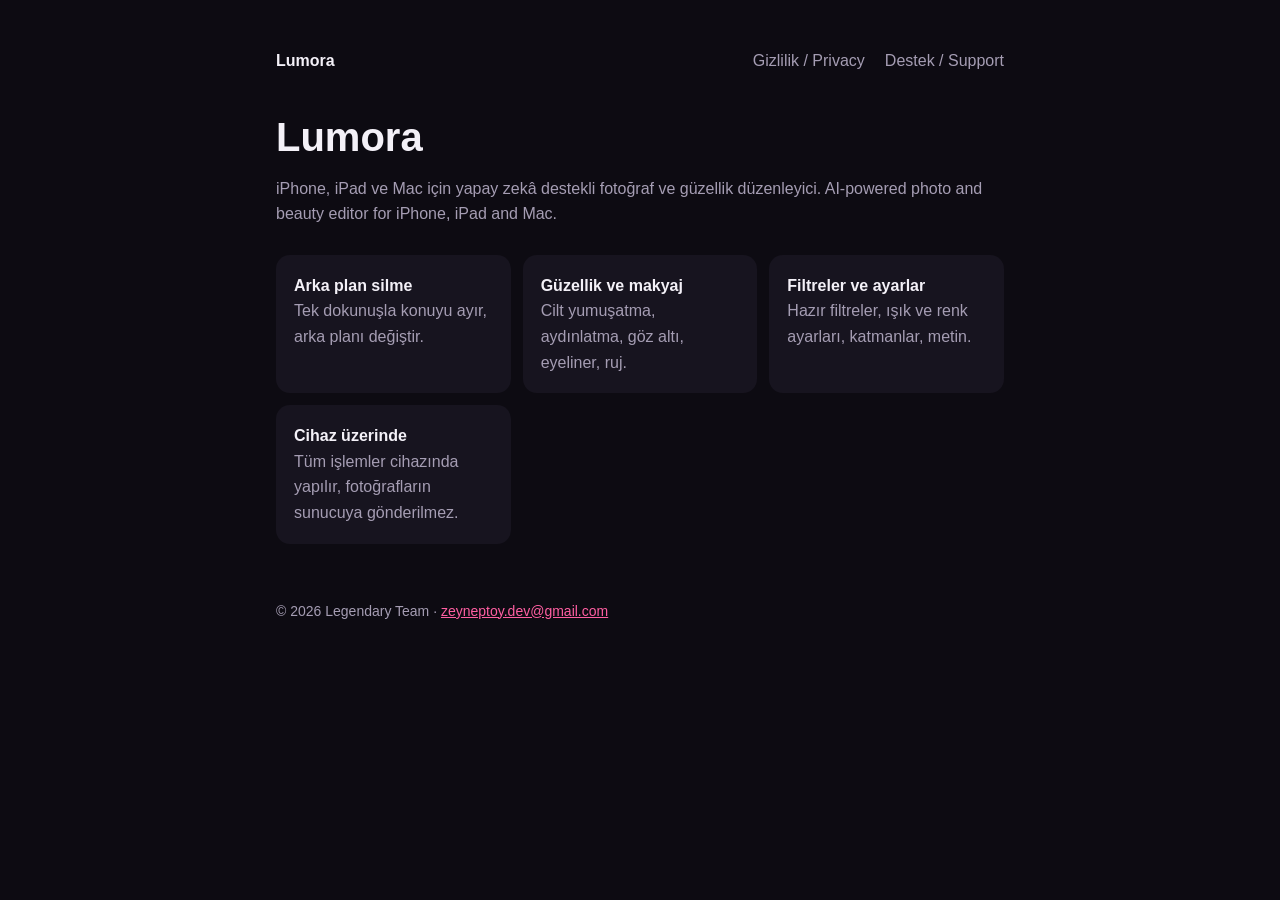
<file: index.html>
<!doctype html><html lang="tr"><head><meta charset="utf-8"><meta name="viewport" content="width=device-width,initial-scale=1"><title>Lumora: Fotoğraf ve Güzellik Düzenleyici</title><link rel="stylesheet" href="/style.css"></head><body><main><nav><a href="/">Lumora</a><a href="/privacy.html">Gizlilik / Privacy</a><a href="/support.html">Destek / Support</a></nav>
<h1>Lumora</h1>
<p class="muted">iPhone, iPad ve Mac için yapay zekâ destekli fotoğraf ve güzellik düzenleyici. AI-powered photo and beauty editor for iPhone, iPad and Mac.</p>
<div class="grid">
<div class="card"><b>Arka plan silme</b><br><span class="muted">Tek dokunuşla konuyu ayır, arka planı değiştir.</span></div>
<div class="card"><b>Güzellik ve makyaj</b><br><span class="muted">Cilt yumuşatma, aydınlatma, göz altı, eyeliner, ruj.</span></div>
<div class="card"><b>Filtreler ve ayarlar</b><br><span class="muted">Hazır filtreler, ışık ve renk ayarları, katmanlar, metin.</span></div>
<div class="card"><b>Cihaz üzerinde</b><br><span class="muted">Tüm işlemler cihazında yapılır, fotoğrafların sunucuya gönderilmez.</span></div>
</div>
<footer>© 2026 Legendary Team · <a href="mailto:zeyneptoy.dev@gmail.com">zeyneptoy.dev@gmail.com</a></footer></main></body></html>
</file>
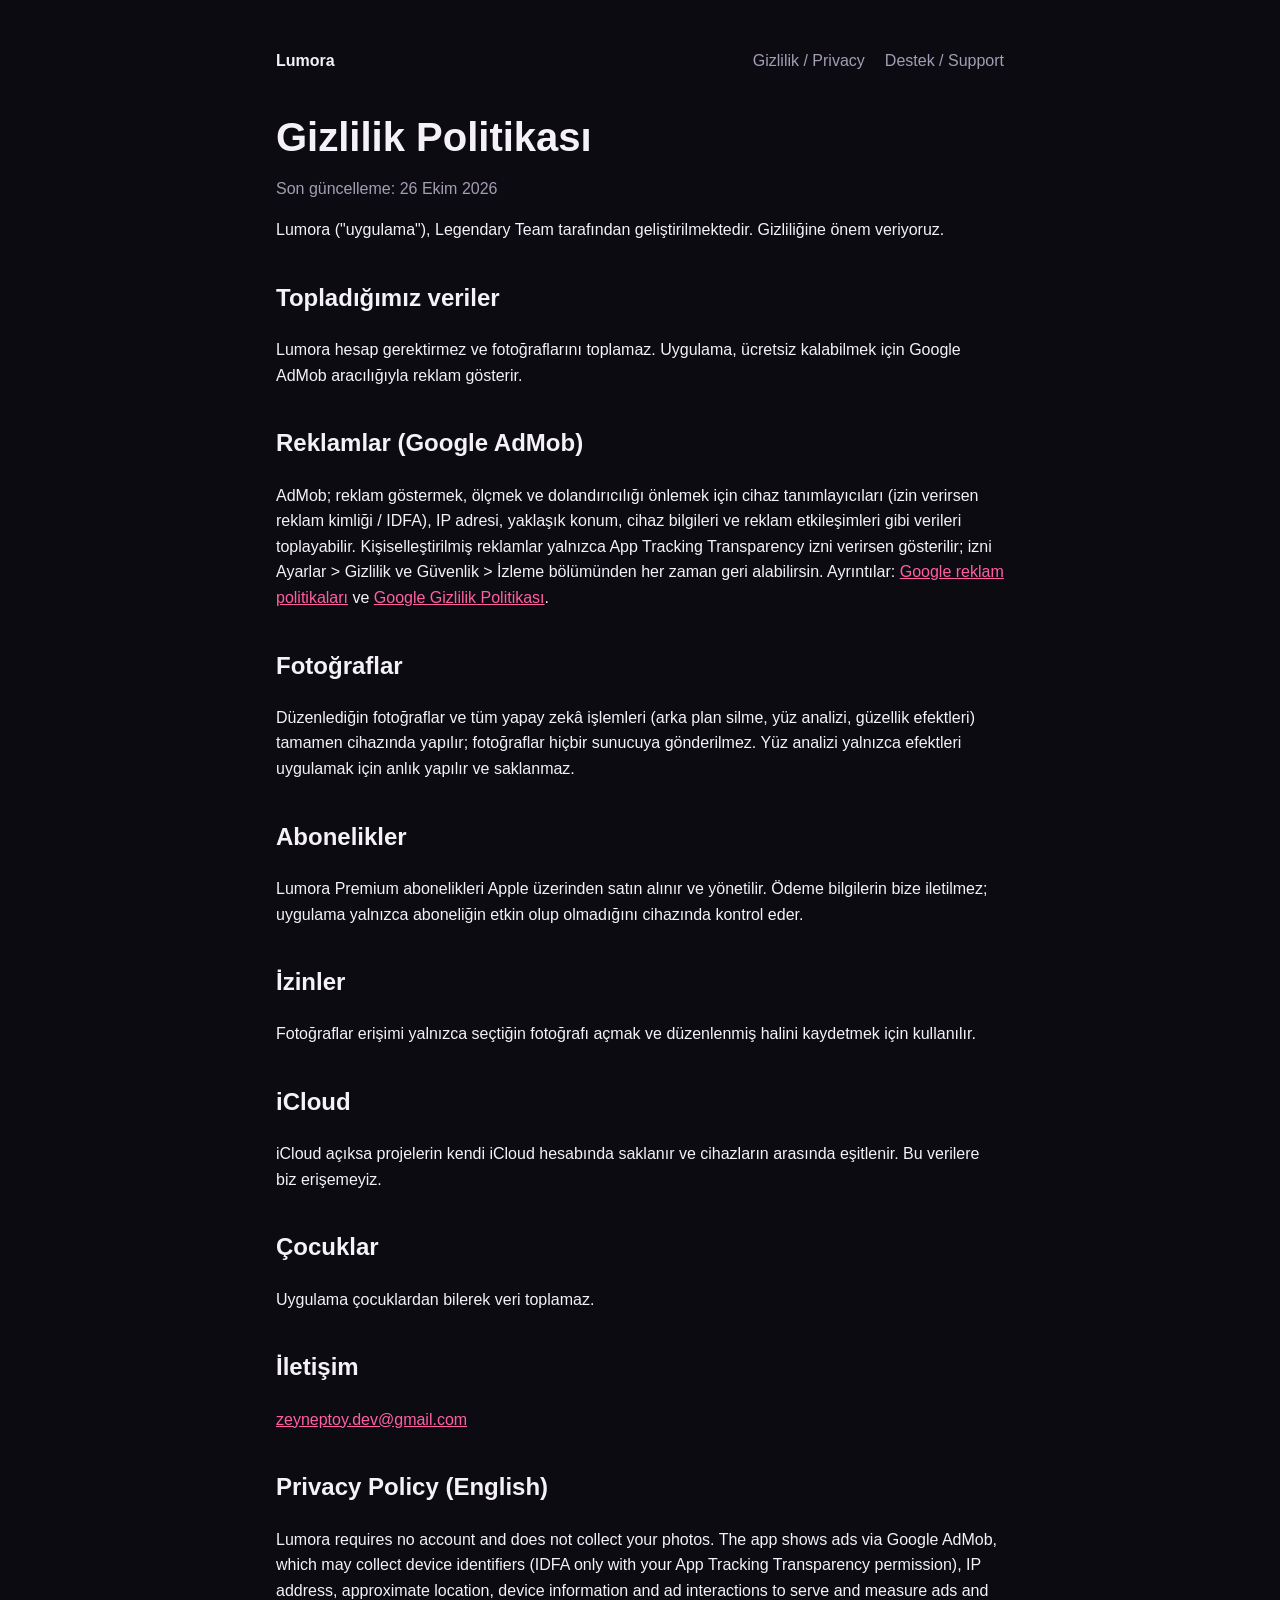
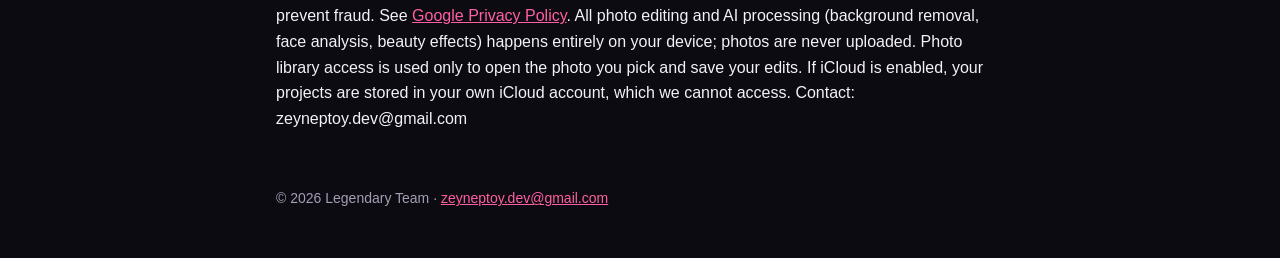
<file: privacy.html>
<!doctype html><html lang="tr"><head><meta charset="utf-8"><meta name="viewport" content="width=device-width,initial-scale=1"><title>Lumora Gizlilik Politikası</title><link rel="stylesheet" href="/style.css"></head><body><main><nav><a href="/">Lumora</a><a href="/privacy.html">Gizlilik / Privacy</a><a href="/support.html">Destek / Support</a></nav>
<h1>Gizlilik Politikası</h1><p class="muted">Son güncelleme: 26 Ekim 2026</p>
<p>Lumora ("uygulama"), Legendary Team tarafından geliştirilmektedir. Gizliliğine önem veriyoruz.</p>
<h2>Topladığımız veriler</h2><p>Lumora hesap gerektirmez ve fotoğraflarını toplamaz. Uygulama, ücretsiz kalabilmek için Google AdMob aracılığıyla reklam gösterir.</p>
<h2>Reklamlar (Google AdMob)</h2><p>AdMob; reklam göstermek, ölçmek ve dolandırıcılığı önlemek için cihaz tanımlayıcıları (izin verirsen reklam kimliği / IDFA), IP adresi, yaklaşık konum, cihaz bilgileri ve reklam etkileşimleri gibi verileri toplayabilir. Kişiselleştirilmiş reklamlar yalnızca App Tracking Transparency izni verirsen gösterilir; izni Ayarlar &gt; Gizlilik ve Güvenlik &gt; İzleme bölümünden her zaman geri alabilirsin. Ayrıntılar: <a href="https://policies.google.com/technologies/ads">Google reklam politikaları</a> ve <a href="https://policies.google.com/privacy">Google Gizlilik Politikası</a>.</p>
<h2>Fotoğraflar</h2><p>Düzenlediğin fotoğraflar ve tüm yapay zekâ işlemleri (arka plan silme, yüz analizi, güzellik efektleri) tamamen cihazında yapılır; fotoğraflar hiçbir sunucuya gönderilmez. Yüz analizi yalnızca efektleri uygulamak için anlık yapılır ve saklanmaz.</p>
<h2>Abonelikler</h2><p>Lumora Premium abonelikleri Apple üzerinden satın alınır ve yönetilir. Ödeme bilgilerin bize iletilmez; uygulama yalnızca aboneliğin etkin olup olmadığını cihazında kontrol eder.</p>
<h2>İzinler</h2><p>Fotoğraflar erişimi yalnızca seçtiğin fotoğrafı açmak ve düzenlenmiş halini kaydetmek için kullanılır.</p>
<h2>iCloud</h2><p>iCloud açıksa projelerin kendi iCloud hesabında saklanır ve cihazların arasında eşitlenir. Bu verilere biz erişemeyiz.</p>
<h2>Çocuklar</h2><p>Uygulama çocuklardan bilerek veri toplamaz.</p>
<h2>İletişim</h2><p><a href="mailto:zeyneptoy.dev@gmail.com">zeyneptoy.dev@gmail.com</a></p>
<h2>Privacy Policy (English)</h2>
<p>Lumora requires no account and does not collect your photos. The app shows ads via Google AdMob, which may collect device identifiers (IDFA only with your App Tracking Transparency permission), IP address, approximate location, device information and ad interactions to serve and measure ads and prevent fraud. See <a href="https://policies.google.com/privacy">Google Privacy Policy</a>. All photo editing and AI processing (background removal, face analysis, beauty effects) happens entirely on your device; photos are never uploaded. Photo library access is used only to open the photo you pick and save your edits. If iCloud is enabled, your projects are stored in your own iCloud account, which we cannot access. Contact: zeyneptoy.dev@gmail.com</p>
<footer>© 2026 Legendary Team · <a href="mailto:zeyneptoy.dev@gmail.com">zeyneptoy.dev@gmail.com</a></footer></main></body></html>
</file>
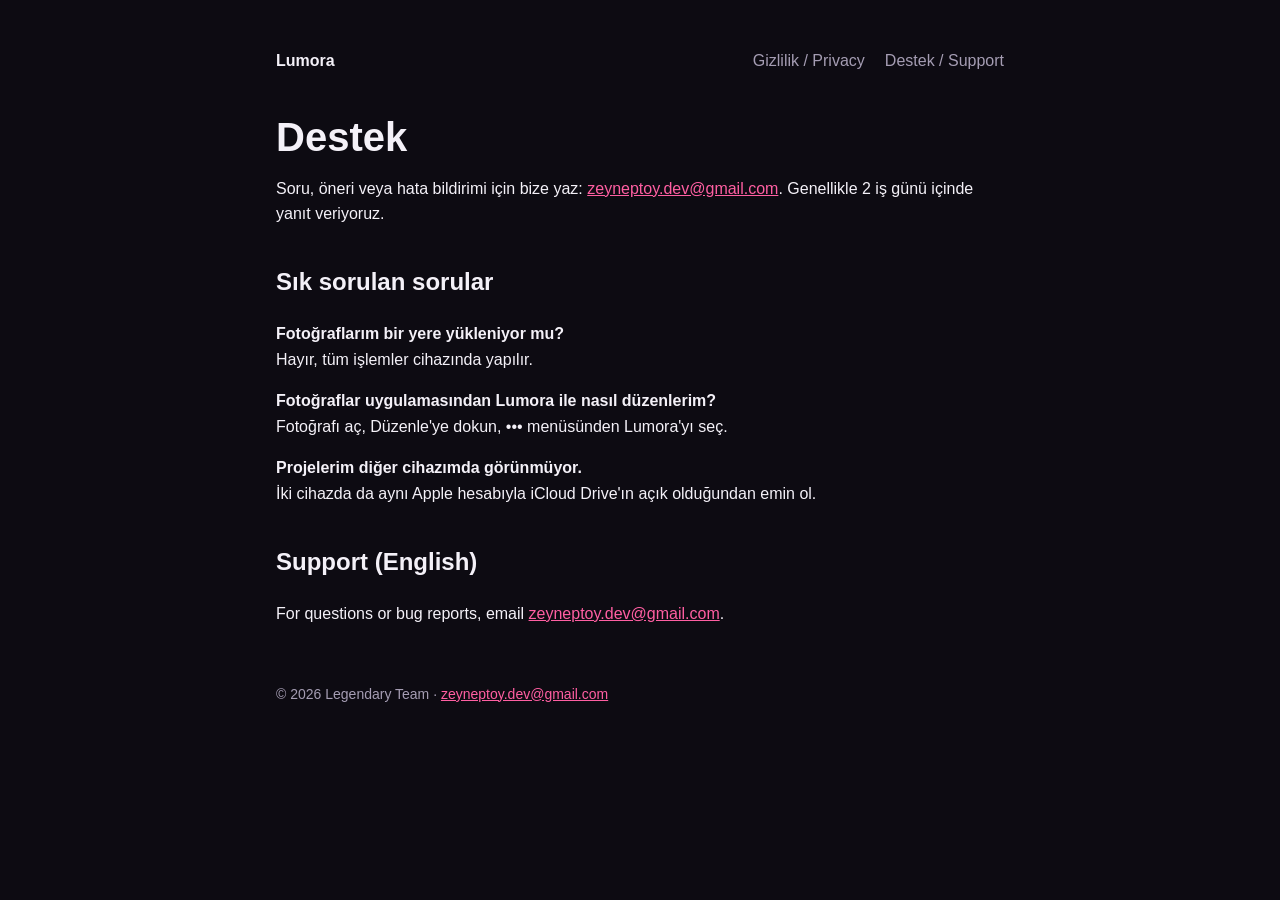
<file: support.html>
<!doctype html><html lang="tr"><head><meta charset="utf-8"><meta name="viewport" content="width=device-width,initial-scale=1"><title>Lumora Destek</title><link rel="stylesheet" href="/style.css"></head><body><main><nav><a href="/">Lumora</a><a href="/privacy.html">Gizlilik / Privacy</a><a href="/support.html">Destek / Support</a></nav>
<h1>Destek</h1>
<p>Soru, öneri veya hata bildirimi için bize yaz: <a href="mailto:zeyneptoy.dev@gmail.com">zeyneptoy.dev@gmail.com</a>. Genellikle 2 iş günü içinde yanıt veriyoruz.</p>
<h2>Sık sorulan sorular</h2>
<p><b>Fotoğraflarım bir yere yükleniyor mu?</b><br>Hayır, tüm işlemler cihazında yapılır.</p>
<p><b>Fotoğraflar uygulamasından Lumora ile nasıl düzenlerim?</b><br>Fotoğrafı aç, Düzenle'ye dokun, ••• menüsünden Lumora'yı seç.</p>
<p><b>Projelerim diğer cihazımda görünmüyor.</b><br>İki cihazda da aynı Apple hesabıyla iCloud Drive'ın açık olduğundan emin ol.</p>
<h2>Support (English)</h2>
<p>For questions or bug reports, email <a href="mailto:zeyneptoy.dev@gmail.com">zeyneptoy.dev@gmail.com</a>.</p>
<footer>© 2026 Legendary Team · <a href="mailto:zeyneptoy.dev@gmail.com">zeyneptoy.dev@gmail.com</a></footer></main></body></html>
</file>
<file: style.css>
:root{--bg:#0d0b12;--fg:#f4f1f8;--muted:#a59db3;--accent:#ff5fa2;--card:#17141f}
*{box-sizing:border-box}body{margin:0;background:var(--bg);color:var(--fg);font:16px/1.6 -apple-system,BlinkMacSystemFont,"Segoe UI",sans-serif}
main{max-width:760px;margin:0 auto;padding:48px 16px}a{color:var(--accent)}
nav{display:flex;gap:20px;margin-bottom:40px;flex-wrap:wrap}nav a{text-decoration:none;color:var(--muted)}nav a:first-child{color:var(--fg);font-weight:700;margin-right:auto}
h1{font-size:40px;line-height:1.15;margin:0 0 12px}h2{margin-top:36px}.muted{color:var(--muted)}
.grid{display:grid;grid-template-columns:repeat(auto-fit,minmax(200px,1fr));gap:12px;margin-top:28px}.card{background:var(--card);border-radius:14px;padding:18px}
footer{margin-top:56px;color:var(--muted);font-size:14px}
</file>
